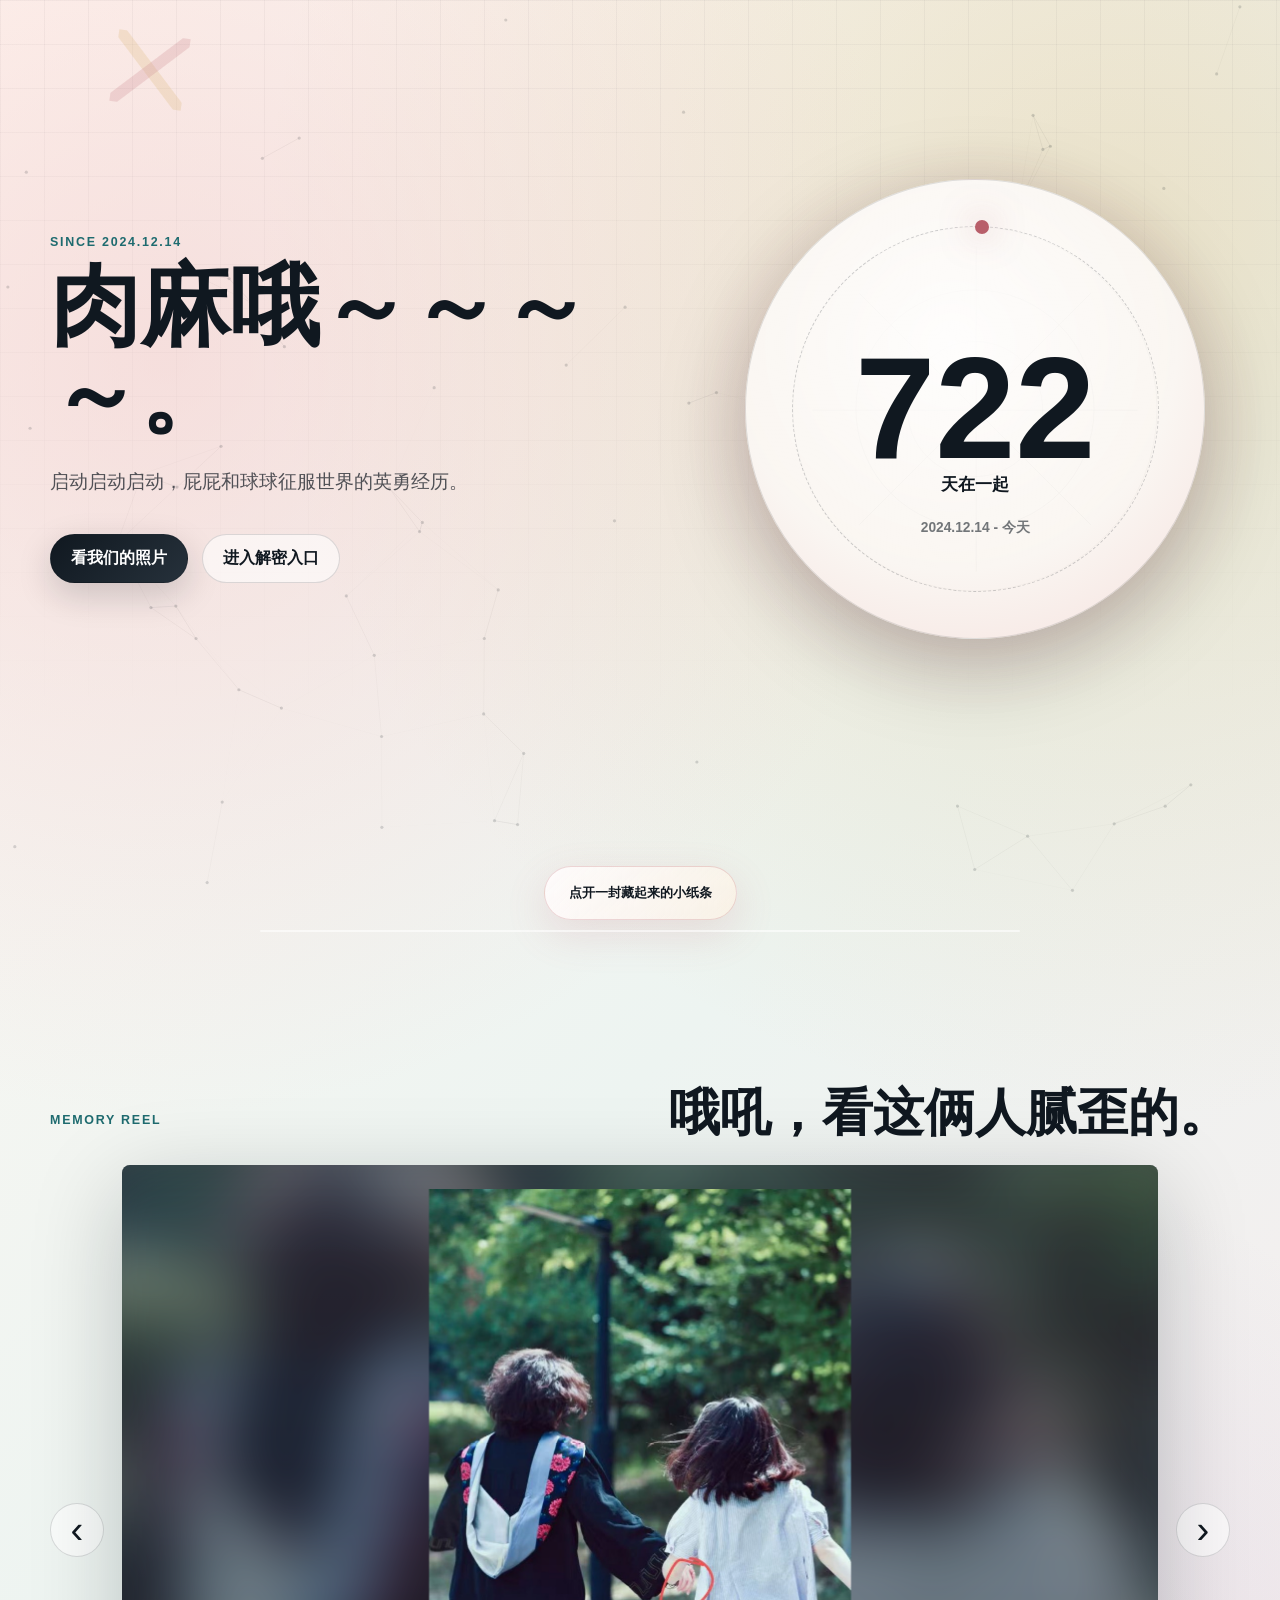
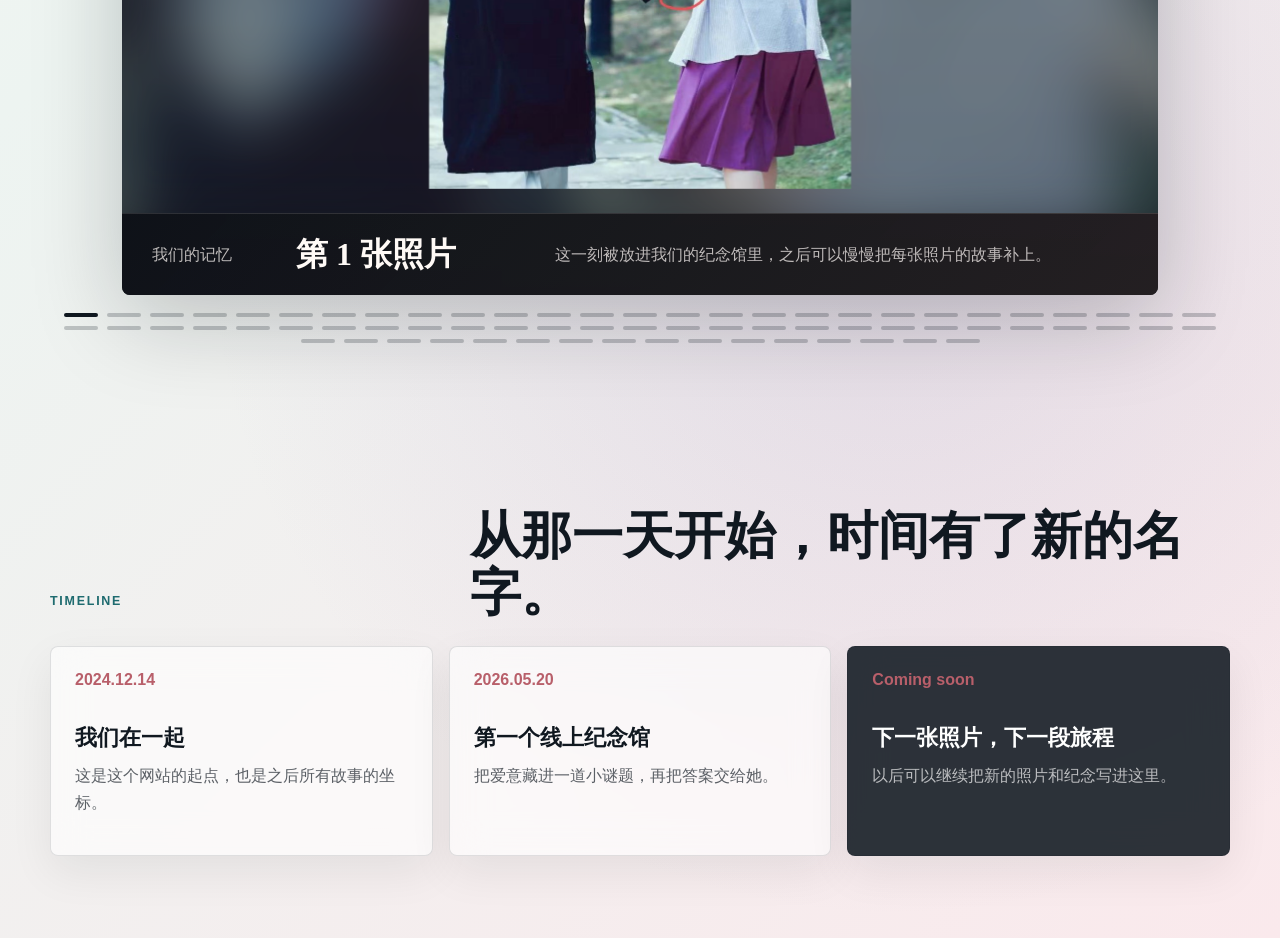
<file: index.html>
<!doctype html>
<html lang="zh-CN">
  <head>
    <meta charset="UTF-8" />
    <meta name="viewport" content="width=device-width, initial-scale=1.0" />
    <meta name="theme-color" content="#101820" />
    <title>屁屁和球球的空间</title>
    <link rel="stylesheet" href="styles.css" />
  </head>
  <body>
    <canvas id="constellation" aria-hidden="true"></canvas>

    <main class="memory-page">
      <section class="hero-section" aria-label="我们的纪念首页">
        <div class="hero-copy">
          <p class="eyebrow">Since 2024.12.14</p>
          <h1>肉麻哦～～～～。</h1>
          <p class="hero-note">
            启动启动启动，屁屁和球球征服世界的英勇经历。
          </p>
          <div class="hero-actions">
            <a class="primary-link" href="#photos">看我们的照片</a>
            <a class="secondary-link" href="gate.html">进入解密入口</a>
          </div>
        </div>

        <div class="time-orbit" aria-label="你肯定会知道的">
          <div class="orbit-ring"></div>
          <div class="days-number" id="daysTogether">0</div>
          <div class="days-label">天在一起</div>
          <div class="date-label">2024.12.14 - 今天</div>
        </div>
      </section>

      <section class="secret-note" aria-label="隐藏小纸条">
        <button class="note-button" id="noteButton" type="button">
          <span>点开一封藏起来的小纸条</span>
        </button>
        <div class="note-card" id="noteCard" aria-hidden="true">
          <p>球球：</p>
          <h2>答案其实一直都很简单。</h2>
          <p>
            不是 1214，也不是第几天，是我每一次认真看向你的时候，都还是会觉得：
            怎么会这么喜欢你。
          </p>
        </div>
      </section>

      <section class="section-band" id="photos">
        <div class="section-heading">
          <p class="eyebrow">Memory Reel</p>
          <h2>哦吼，看这俩人腻歪的。</h2>
        </div>

        <div class="gallery-shell">
          <button class="icon-button" id="prevPhoto" aria-label="上一张照片">
            <span aria-hidden="true">‹</span>
          </button>

          <article class="photo-stage" id="photoStage">
            <div class="photo-frame">
              <img id="currentPhoto" alt="我们的照片" />
            </div>
            <div class="photo-caption">
              <p id="photoDate"></p>
              <h3 id="photoTitle"></h3>
              <p id="photoText"></p>
            </div>
          </article>

          <button class="icon-button" id="nextPhoto" aria-label="下一张照片">
            <span aria-hidden="true">›</span>
          </button>
        </div>

        <div class="photo-dots" id="photoDots" aria-label="照片分页"></div>
      </section>

      <section class="timeline-section" aria-label="我们的时间线">
        <div class="section-heading">
          <p class="eyebrow">Timeline</p>
          <h2>从那一天开始，时间有了新的名字。</h2>
        </div>

        <div class="timeline">
          <div class="timeline-item">
            <time>2024.12.14</time>
            <h3>我们在一起</h3>
            <p>这是这个网站的起点，也是之后所有故事的坐标。</p>
          </div>
          <div class="timeline-item">
            <time>2026.05.20</time>
            <h3>第一个线上纪念馆</h3>
            <p>把爱意藏进一道小谜题，再把答案交给她。</p>
          </div>
          <div class="timeline-item is-muted">
            <time>Coming soon</time>
            <h3>下一张照片，下一段旅程</h3>
            <p>以后可以继续把新的照片和纪念写进这里。</p>
          </div>
        </div>
      </section>
    </main>

    <script src="data/photos.js"></script>
    <script src="main.js"></script>
  </body>
</html>
</file>
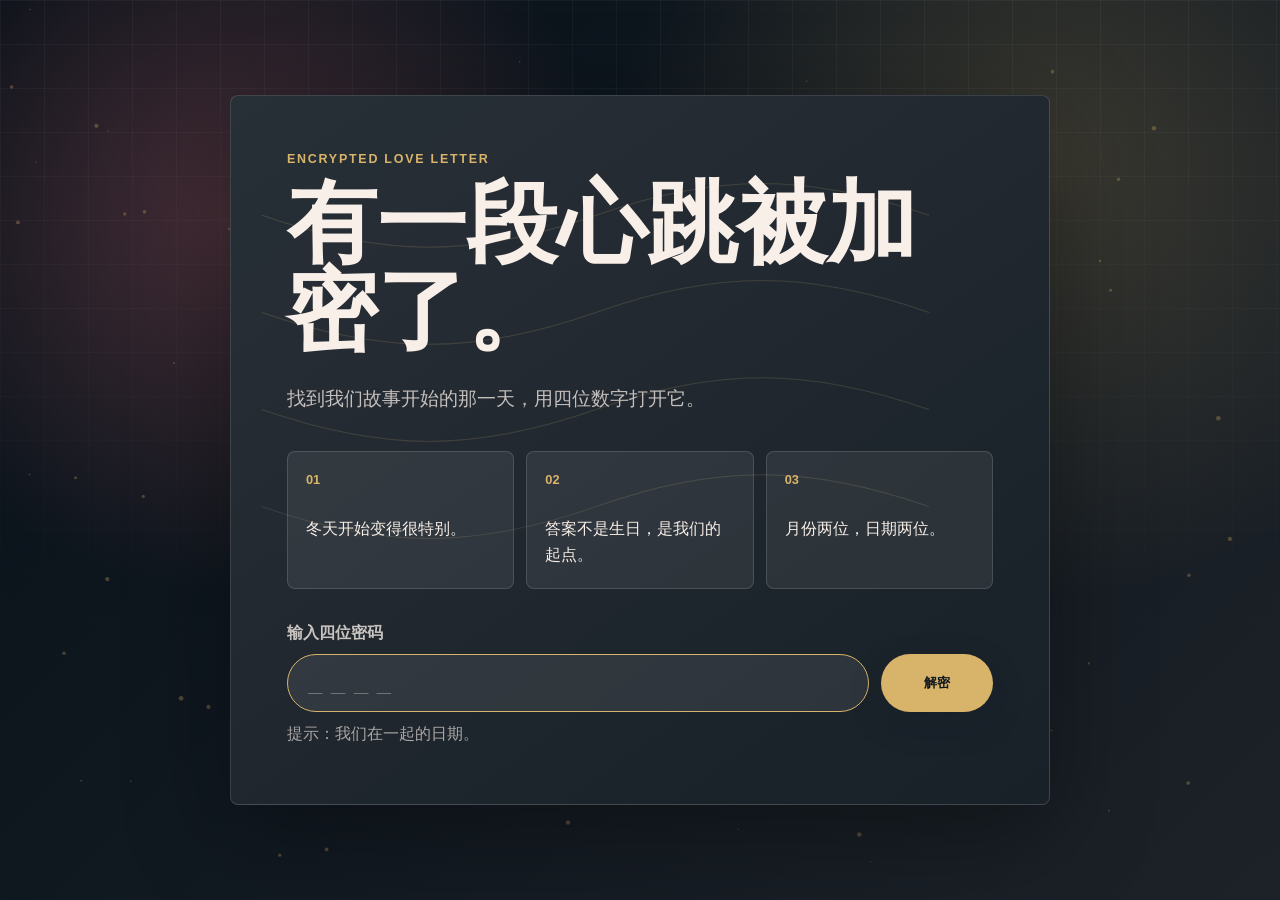
<file: gate.html>
<!doctype html>
<html lang="zh-CN">
  <head>
    <meta charset="UTF-8" />
    <meta name="viewport" content="width=device-width, initial-scale=1.0" />
    <meta name="theme-color" content="#101820" />
    <title>一封需要解密的情书</title>
    <link rel="stylesheet" href="styles.css" />
  </head>
  <body class="gate-body">
    <canvas id="constellation" aria-hidden="true"></canvas>

    <main class="gate-page">
      <section class="cipher-panel" aria-label="爱意解密游戏">
        <p class="eyebrow">Encrypted Love Letter</p>
        <h1>有一段心跳被加密了。</h1>
        <p class="cipher-copy">
          找到我们故事开始的那一天，用四位数字打开它。
        </p>

        <div class="clue-grid" aria-label="线索">
          <div class="clue-card">
            <span>01</span>
            <p>冬天开始变得很特别。</p>
          </div>
          <div class="clue-card">
            <span>02</span>
            <p>答案不是生日，是我们的起点。</p>
          </div>
          <div class="clue-card">
            <span>03</span>
            <p>月份两位，日期两位。</p>
          </div>
        </div>

        <form class="unlock-form" id="unlockForm">
          <label for="unlockCode">输入四位密码</label>
          <div class="code-row">
            <input
              id="unlockCode"
              name="unlockCode"
              inputmode="numeric"
              maxlength="4"
              pattern="[0-9]{4}"
              autocomplete="off"
              placeholder="____"
              aria-describedby="unlockHint"
            />
            <button type="submit">解密</button>
          </div>
          <p id="unlockHint" class="unlock-hint">提示：我们在一起的日期。</p>
        </form>
      </section>
    </main>

    <div class="unlock-overlay" id="unlockOverlay" aria-hidden="true">
      <div>
        <p>解密成功</p>
        <h2>欢迎进入我们的纪念馆</h2>
      </div>
    </div>

    <script src="gate.js"></script>
  </body>
</html>
</file>
<file: styles.css>
:root {
  --ink: #101820;
  --paper: #fff8f2;
  --gold: #d8b36a;
  --rose: #b85f6a;
  --soft-rose: #f2c8c9;
  --teal: #1e6b6f;
  --lavender: #8f7fb8;
  --night: #0b1117;
  --mist: rgba(255, 255, 255, 0.72);
  --line: rgba(16, 24, 32, 0.12);
  --shadow: 0 24px 90px rgba(11, 17, 23, 0.22);
  --glow: 0 18px 70px rgba(184, 95, 106, 0.2);
}

* {
  box-sizing: border-box;
}

html {
  scroll-behavior: smooth;
}

body {
  min-height: 100vh;
  margin: 0;
  color: var(--ink);
  background:
    radial-gradient(circle at 13% 14%, rgba(242, 200, 201, 0.52), transparent 31%),
    radial-gradient(circle at 88% 10%, rgba(216, 179, 106, 0.3), transparent 34%),
    radial-gradient(circle at 70% 72%, rgba(143, 127, 184, 0.18), transparent 34%),
    linear-gradient(135deg, #fff8f2 0%, #edf4f1 45%, #fae9ec 100%);
  font-family:
    "PingFang SC", "Microsoft YaHei", "Helvetica Neue", Arial, system-ui, sans-serif;
  overflow-x: hidden;
}

body::before {
  position: fixed;
  inset: 0;
  z-index: -2;
  pointer-events: none;
  content: "";
  background-image:
    linear-gradient(rgba(16, 24, 32, 0.035) 1px, transparent 1px),
    linear-gradient(90deg, rgba(16, 24, 32, 0.035) 1px, transparent 1px);
  background-size: 44px 44px;
  mask-image: linear-gradient(to bottom, black, transparent 82%);
}

@supports (-webkit-touch-callout: none) {
  body::before {
    -webkit-mask-image: linear-gradient(to bottom, black, transparent 82%);
  }
}

#constellation {
  position: fixed;
  inset: 0;
  z-index: -1;
  width: 100%;
  height: 100%;
  pointer-events: none;
  opacity: 0.55;
}

a {
  color: inherit;
}

.memory-page,
.gate-page {
  width: min(1180px, calc(100% - 32px));
  margin: 0 auto;
}

.hero-section {
  position: relative;
  display: grid;
  grid-template-columns: minmax(0, 1.1fr) minmax(280px, 0.9fr);
  align-items: center;
  min-height: 94vh;
  gap: 48px;
  padding: 44px 0 72px;
}

.hero-section::before {
  position: absolute;
  left: max(18px, 5vw);
  top: 34px;
  width: 72px;
  height: 72px;
  content: "";
  background:
    linear-gradient(135deg, transparent 44%, rgba(184, 95, 106, 0.3) 45% 55%, transparent 56%),
    linear-gradient(45deg, transparent 44%, rgba(216, 179, 106, 0.38) 45% 55%, transparent 56%);
  opacity: 0.6;
  transform: rotate(8deg);
}

.eyebrow {
  margin: 0 0 14px;
  color: var(--teal);
  font-size: 0.78rem;
  font-weight: 700;
  letter-spacing: 0.14em;
  text-transform: uppercase;
}

h1,
h2,
h3,
p {
  overflow-wrap: anywhere;
}

h1,
h2,
h3 {
  font-family:
    "Songti SC", "STSong", "SimSun", "Noto Serif CJK SC", "Source Han Serif SC", serif;
  letter-spacing: 0;
}

.hero-copy h1,
.cipher-panel h1 {
  max-width: 780px;
  margin: 0;
  font-size: clamp(2.7rem, 7vw, 5.7rem);
  line-height: 0.98;
}

.hero-note,
.cipher-copy {
  max-width: 620px;
  margin: 26px 0 0;
  color: rgba(16, 24, 32, 0.72);
  font-size: clamp(1rem, 2vw, 1.2rem);
  line-height: 1.8;
}

.hero-actions {
  display: flex;
  flex-wrap: wrap;
  gap: 14px;
  margin-top: 34px;
}

.primary-link,
.secondary-link,
.unlock-form button {
  min-height: 48px;
  border: 1px solid rgba(16, 24, 32, 0.14);
  border-radius: 999px;
  padding: 13px 20px;
  font-weight: 700;
  text-decoration: none;
  transition:
    transform 180ms ease,
    border-color 180ms ease,
    background 180ms ease;
}

.primary-link,
.unlock-form button {
  color: #fff;
  background: linear-gradient(135deg, var(--ink), #26313b);
  box-shadow: 0 12px 34px rgba(16, 24, 32, 0.18);
}

.secondary-link {
  background: rgba(255, 255, 255, 0.58);
}

.primary-link:hover,
.secondary-link:hover,
.unlock-form button:hover,
.icon-button:hover {
  transform: translateY(-2px);
}

.time-orbit {
  position: relative;
  display: grid;
  place-items: center;
  justify-self: center;
  width: min(460px, 100%);
  aspect-ratio: 1;
  border: 1px solid rgba(16, 24, 32, 0.12);
  border-radius: 50%;
  background:
    radial-gradient(circle at 45% 36%, rgba(255, 255, 255, 0.9), rgba(255, 255, 255, 0.42) 58%, rgba(242, 200, 201, 0.42)),
    url("assets/placeholders/memory-texture.svg") center / cover;
  box-shadow: var(--shadow), var(--glow);
  overflow: hidden;
}

.orbit-ring {
  position: absolute;
  inset: 10%;
  border: 1px dashed rgba(16, 24, 32, 0.2);
  border-radius: 50%;
  animation: spin 28s linear infinite;
}

.orbit-ring::before {
  position: absolute;
  top: -7px;
  left: 50%;
  width: 14px;
  height: 14px;
  border-radius: 50%;
  content: "";
  background: var(--rose);
  box-shadow: 0 0 34px rgba(184, 95, 106, 0.65);
}

.days-number {
  font-size: clamp(5rem, 16vw, 9rem);
  font-weight: 800;
  line-height: 0.9;
}

.days-label,
.date-label {
  position: absolute;
  font-weight: 700;
}

.days-label {
  bottom: 31%;
  font-size: 1.05rem;
}

.date-label {
  bottom: 22%;
  color: rgba(16, 24, 32, 0.58);
  font-size: 0.86rem;
}

.section-band,
.timeline-section {
  padding: 82px 0;
}

.secret-note {
  display: grid;
  gap: 18px;
  padding: 20px 0 62px;
}

.note-button {
  justify-self: center;
  min-height: 54px;
  border: 1px solid rgba(184, 95, 106, 0.24);
  border-radius: 999px;
  padding: 0 24px;
  color: var(--ink);
  background:
    linear-gradient(135deg, rgba(255, 255, 255, 0.86), rgba(255, 248, 242, 0.7)),
    linear-gradient(90deg, rgba(242, 200, 201, 0.4), rgba(216, 179, 106, 0.28));
  box-shadow: 0 14px 42px rgba(184, 95, 106, 0.16);
  cursor: pointer;
  font-weight: 800;
  transition:
    transform 180ms ease,
    border-color 180ms ease;
}

.note-button:hover {
  border-color: rgba(184, 95, 106, 0.48);
  transform: translateY(-2px);
}

.note-card {
  width: min(760px, 100%);
  max-height: 0;
  margin: 0 auto;
  padding: 0 28px;
  border: 1px solid transparent;
  border-radius: 8px;
  overflow: hidden;
  color: rgba(16, 24, 32, 0);
  background: rgba(255, 255, 255, 0.58);
  box-shadow: none;
  transform: translateY(-8px);
  transition:
    max-height 520ms ease,
    padding 520ms ease,
    border-color 520ms ease,
    color 520ms ease,
    box-shadow 520ms ease,
    transform 520ms ease;
}

.note-card.is-open {
  max-height: 360px;
  padding: 28px;
  border-color: rgba(184, 95, 106, 0.16);
  color: var(--ink);
  box-shadow: var(--glow);
  transform: translateY(0);
}

.note-card p {
  margin: 0;
  color: rgba(16, 24, 32, 0.72);
  line-height: 1.8;
}

.note-card h2 {
  margin: 8px 0 12px;
  font-size: clamp(1.55rem, 4vw, 2.8rem);
  line-height: 1.15;
}

.section-heading {
  display: flex;
  align-items: end;
  justify-content: space-between;
  gap: 28px;
  margin-bottom: 24px;
}

.section-heading h2 {
  max-width: 760px;
  margin: 0;
  font-size: clamp(1.8rem, 4vw, 3.6rem);
  line-height: 1.12;
}

.gallery-shell {
  display: grid;
  grid-template-columns: 54px minmax(0, 1fr) 54px;
  gap: 18px;
  align-items: center;
}

.photo-stage {
  position: relative;
  display: grid;
  grid-template-rows: minmax(0, 1fr) auto;
  border-radius: 8px;
  overflow: hidden;
  background:
    linear-gradient(180deg, rgba(255, 255, 255, 0.2), rgba(255, 255, 255, 0)),
    #14191f;
  box-shadow: var(--shadow);
}

.photo-frame {
  position: relative;
  min-height: 0;
  aspect-ratio: 16 / 10;
  overflow: hidden;
}

.photo-frame::before {
  position: absolute;
  inset: 0;
  content: "";
  background:
    linear-gradient(rgba(11, 17, 23, 0.18), rgba(11, 17, 23, 0.22)),
    var(--photo-bg, none) center / cover no-repeat;
  filter: blur(30px);
  opacity: 0.62;
  transform: scale(1.08);
  will-change: transform;
}

.photo-stage img {
  position: absolute;
  inset: clamp(12px, 2.4vw, 24px);
  width: calc(100% - clamp(24px, 4.8vw, 48px));
  height: calc(100% - clamp(24px, 4.8vw, 48px));
  object-fit: contain;
  opacity: 0.98;
  transform: scale(1);
  will-change: opacity, transform;
  transition:
    opacity 260ms ease,
    transform 360ms ease;
}

.photo-stage.is-switching img {
  opacity: 0.18;
  transform: scale(0.992);
}

.photo-caption {
  position: relative;
  z-index: 1;
  display: grid;
  grid-template-columns: minmax(120px, 0.22fr) minmax(0, 0.42fr) minmax(0, 1fr);
  gap: 18px;
  align-items: center;
  padding: 22px clamp(18px, 3vw, 30px);
  color: #fffaf6;
  background:
    linear-gradient(135deg, rgba(11, 17, 23, 0.92), rgba(35, 30, 34, 0.9)),
    linear-gradient(90deg, rgba(184, 95, 106, 0.18), rgba(216, 179, 106, 0.12));
  border-top: 1px solid rgba(255, 255, 255, 0.12);
}

.photo-caption p {
  margin: 0;
  line-height: 1.7;
  color: rgba(255, 250, 246, 0.72);
}

.photo-caption h3 {
  margin: 0;
  font-size: clamp(1.25rem, 3vw, 2rem);
  line-height: 1.16;
}

.icon-button {
  display: grid;
  place-items: center;
  width: 54px;
  height: 54px;
  border: 1px solid rgba(16, 24, 32, 0.15);
  border-radius: 50%;
  color: var(--ink);
  background: rgba(255, 255, 255, 0.64);
  cursor: pointer;
  transition:
    transform 180ms ease,
    background 180ms ease;
}

.icon-button span {
  font-size: 2.4rem;
  line-height: 1;
}

.photo-dots {
  display: flex;
  flex-wrap: wrap;
  justify-content: center;
  gap: 9px;
  margin-top: 18px;
}

.photo-dots button {
  width: 34px;
  height: 4px;
  border: 0;
  border-radius: 999px;
  background: rgba(16, 24, 32, 0.22);
  cursor: pointer;
}

.photo-dots button[aria-current="true"] {
  background: var(--ink);
}

.timeline {
  display: grid;
  grid-template-columns: repeat(3, minmax(0, 1fr));
  gap: 16px;
}

.timeline-item {
  min-height: 210px;
  padding: 24px;
  border: 1px solid var(--line);
  border-radius: 8px;
  background: rgba(255, 255, 255, 0.62);
  backdrop-filter: blur(18px);
  box-shadow: 0 16px 44px rgba(16, 24, 32, 0.07);
}

.timeline-item time {
  color: var(--rose);
  font-weight: 800;
}

.timeline-item h3 {
  margin: 34px 0 10px;
  font-size: 1.35rem;
}

.timeline-item p {
  margin: 0;
  color: rgba(16, 24, 32, 0.68);
  line-height: 1.7;
}

.timeline-item.is-muted {
  background: rgba(16, 24, 32, 0.88);
  color: #fff;
}

.timeline-item.is-muted p {
  color: rgba(255, 255, 255, 0.68);
}

.gate-body {
  color: #f8efe8;
  background:
    radial-gradient(circle at 18% 24%, rgba(184, 95, 106, 0.34), transparent 30%),
    radial-gradient(circle at 82% 18%, rgba(216, 179, 106, 0.2), transparent 34%),
    linear-gradient(135deg, #071018 0%, #101820 46%, #1d2228 100%);
}

.gate-body::before {
  background-image:
    linear-gradient(rgba(255, 255, 255, 0.04) 1px, transparent 1px),
    linear-gradient(90deg, rgba(255, 255, 255, 0.04) 1px, transparent 1px);
}

.gate-page {
  display: grid;
  place-items: center;
  min-height: 100vh;
  padding: 44px 0;
}

.cipher-panel {
  width: min(820px, 100%);
  padding: clamp(28px, 6vw, 56px);
  border: 1px solid rgba(255, 255, 255, 0.14);
  border-radius: 8px;
  background:
    linear-gradient(145deg, rgba(255, 255, 255, 0.1), rgba(255, 255, 255, 0.035)),
    url("assets/placeholders/cipher-paper.svg") center / cover;
  box-shadow: 0 28px 100px rgba(0, 0, 0, 0.34);
  backdrop-filter: blur(22px);
}

.gate-body .eyebrow {
  color: var(--gold);
}

.cipher-copy {
  color: rgba(248, 239, 232, 0.76);
}

.clue-grid {
  display: grid;
  grid-template-columns: repeat(3, minmax(0, 1fr));
  gap: 12px;
  margin: 34px 0;
}

.clue-card {
  min-height: 138px;
  padding: 18px;
  border: 1px solid rgba(255, 255, 255, 0.14);
  border-radius: 8px;
  background: rgba(255, 255, 255, 0.07);
}

.clue-card span {
  color: var(--gold);
  font-size: 0.8rem;
  font-weight: 800;
}

.clue-card p {
  margin: 28px 0 0;
  line-height: 1.65;
}

.unlock-form {
  margin-top: 14px;
}

.unlock-form label {
  display: block;
  margin-bottom: 10px;
  color: rgba(248, 239, 232, 0.78);
  font-weight: 700;
}

.code-row {
  display: grid;
  grid-template-columns: minmax(0, 1fr) auto;
  gap: 12px;
}

.unlock-form input {
  width: 100%;
  min-height: 58px;
  border: 1px solid rgba(255, 255, 255, 0.18);
  border-radius: 999px;
  padding: 0 20px;
  color: #fff;
  background: rgba(255, 255, 255, 0.08);
  font-size: 1.6rem;
  font-weight: 800;
  letter-spacing: 0.34em;
  outline: 0;
}

.unlock-form input:focus {
  border-color: var(--gold);
}

.unlock-form button {
  min-width: 112px;
  border-color: rgba(216, 179, 106, 0.42);
  color: var(--ink);
  background: var(--gold);
  cursor: pointer;
}

.unlock-hint {
  margin: 12px 0 0;
  min-height: 24px;
  color: rgba(248, 239, 232, 0.64);
}

.unlock-hint.is-error {
  color: #ffb5ba;
}

.unlock-overlay {
  position: fixed;
  inset: 0;
  display: grid;
  place-items: center;
  z-index: 8;
  visibility: hidden;
  opacity: 0;
  background: rgba(8, 12, 17, 0.88);
  transition:
    opacity 420ms ease,
    visibility 420ms ease;
}

.unlock-overlay.is-visible {
  visibility: visible;
  opacity: 1;
}

.unlock-overlay div {
  width: min(560px, calc(100% - 36px));
  padding: 42px;
  border: 1px solid rgba(216, 179, 106, 0.32);
  border-radius: 8px;
  text-align: center;
  background: rgba(255, 255, 255, 0.08);
}

.unlock-overlay p {
  margin: 0 0 12px;
  color: var(--gold);
  font-weight: 800;
}

.unlock-overlay h2 {
  margin: 0;
  font-size: clamp(1.8rem, 7vw, 4rem);
}

@keyframes spin {
  to {
    transform: rotate(360deg);
  }
}

@media (max-width: 860px) {
  .hero-section {
    grid-template-columns: 1fr;
    min-height: auto;
    padding-top: 56px;
  }

  .time-orbit {
    width: min(390px, 100%);
  }

  .section-heading {
    display: block;
  }

  .gallery-shell {
    grid-template-columns: 1fr;
  }

  .icon-button {
    display: none;
  }

  .photo-frame {
    aspect-ratio: 4 / 5;
  }

  .photo-frame::before {
    filter: blur(18px);
    opacity: 0.48;
  }

  .photo-stage img {
    transition:
      opacity 220ms ease,
      transform 280ms ease;
  }

  .photo-caption {
    grid-template-columns: 1fr;
    gap: 6px;
  }

  .timeline,
  .clue-grid {
    grid-template-columns: 1fr;
  }

  .code-row {
    grid-template-columns: 1fr;
  }
}

@media (max-width: 520px) {
  .memory-page,
  .gate-page {
    width: min(100% - 24px, 1180px);
  }

  .hero-copy h1,
  .cipher-panel h1 {
    font-size: clamp(2.25rem, 14vw, 4rem);
  }

  .hero-actions {
    display: grid;
  }

  .primary-link,
  .secondary-link {
    text-align: center;
  }

  .photo-stage {
    border-radius: 8px;
  }

  .photo-caption {
    padding: 16px;
  }
}
</file>
